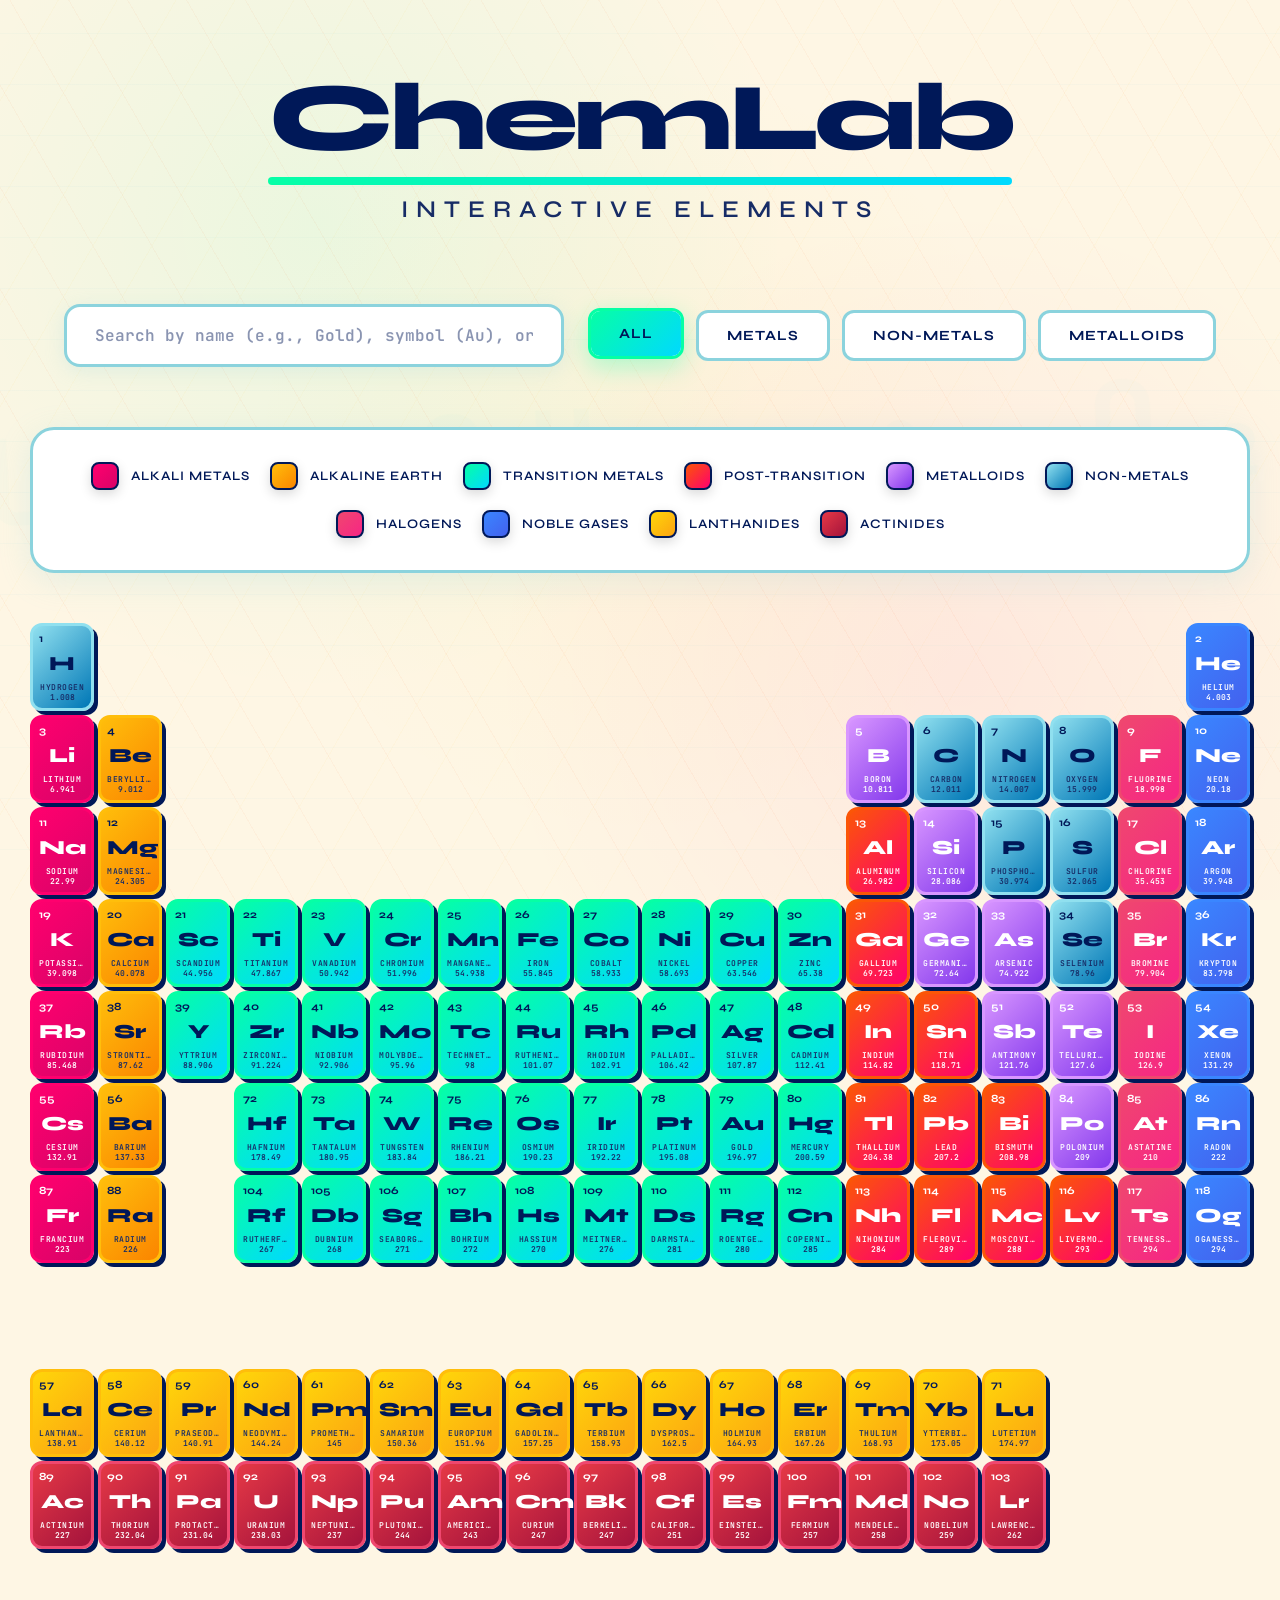
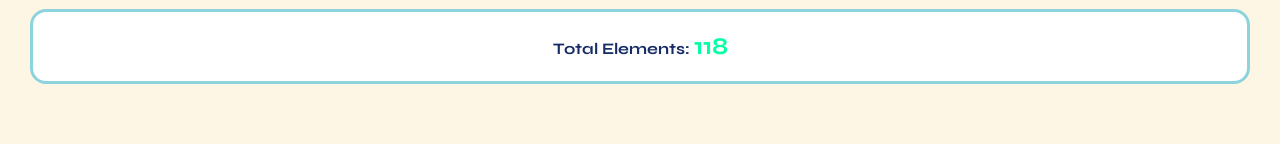
<file:  chemistry_project1.html>
<!DOCTYPE html>
<html lang="en">
<head>
    <meta charset="UTF-8">
    <meta name="viewport" content="width=device-width, initial-scale=1.0">
    <title>ChemLab - Interactive Periodic Table</title>
    <link href="https://fonts.googleapis.com/css2?family=Syne:wght@400;600;700;800&family=JetBrains+Mono:wght@400;600;700&display=swap" rel="stylesheet">
    <style>
        :root {
            --bg-primary: #fef6e4;
            --bg-secondary: #f3d2c1;
            --bg-card: #ffffff;
            --text-primary: #001858;
            --text-secondary: #172c66;
            --border: #8bd3dd;
            
            /* Flame test colors - vibrant and saturated */
            --flame-lithium: #ff006e;
            --flame-sodium: #ffbe0b;
            --flame-potassium: #d896ff;
            --flame-copper: #06ffa5;
            --flame-calcium: #fb5607;
            --flame-barium: #90e0ef;
            --flame-strontium: #ef476f;
            --flame-boron: #3a86ff;
            
            /* Category colors */
            --alkali: linear-gradient(135deg, #ff006e 0%, #d90368 100%);
            --alkaline: linear-gradient(135deg, #ffbe0b 0%, #fb8500 100%);
            --transition: linear-gradient(135deg, #06ffa5 0%, #00d9ff 100%);
            --post: linear-gradient(135deg, #fb5607 0%, #ff006e 100%);
            --metalloid: linear-gradient(135deg, #d896ff 0%, #8338ec 100%);
            --nonmetal: linear-gradient(135deg, #90e0ef 0%, #0077b6 100%);
            --halogen: linear-gradient(135deg, #ef476f 0%, #f72585 100%);
            --noble: linear-gradient(135deg, #3a86ff 0%, #4361ee 100%);
            --lanthanide: linear-gradient(135deg, #ffd60a 0%, #fca311 100%);
            --actinide: linear-gradient(135deg, #e63946 0%, #a4133c 100%);
        }

        * {
            margin: 0;
            padding: 0;
            box-sizing: border-box;
        }

        body {
            font-family: 'JetBrains Mono', monospace;
            background: var(--bg-primary);
            color: var(--text-primary);
            overflow-x: hidden;
            position: relative;
        }

        /* Hexagonal chemistry background */
        body::before {
            content: '';
            position: fixed;
            top: 0;
            left: 0;
            width: 100%;
            height: 100%;
            background-color: var(--bg-primary);
            background-image: 
                radial-gradient(circle at 25% 25%, rgba(6, 255, 165, 0.08) 0%, transparent 40%),
                radial-gradient(circle at 75% 75%, rgba(255, 0, 110, 0.06) 0%, transparent 40%),
                radial-gradient(circle at 50% 50%, rgba(255, 190, 11, 0.05) 0%, transparent 50%);
            pointer-events: none;
            z-index: 0;
        }

        /* Hexagonal molecular pattern */
        body::after {
            content: '';
            position: fixed;
            top: 0;
            left: 0;
            width: 100%;
            height: 100%;
            background-image: 
                repeating-linear-gradient(0deg, transparent, transparent 50px, rgba(139, 211, 221, 0.05) 50px, rgba(139, 211, 221, 0.05) 51px),
                repeating-linear-gradient(60deg, transparent, transparent 50px, rgba(251, 86, 7, 0.04) 50px, rgba(251, 86, 7, 0.04) 51px),
                repeating-linear-gradient(120deg, transparent, transparent 50px, rgba(255, 190, 11, 0.03) 50px, rgba(255, 190, 11, 0.03) 51px);
            pointer-events: none;
            z-index: 0;
        }

        .container {
            position: relative;
            z-index: 1;
            max-width: 1800px;
            margin: 0 auto;
            padding: 60px 30px;
        }

        /* Decorative chemistry formulas */
        .container::before {
            content: 'H₂O • CO₂ • NaCl • CH₄ • O₂ • N₂ • C₆H₁₂O₆';
            position: fixed;
            top: 50%;
            left: 50%;
            transform: translate(-50%, -50%) rotate(-3deg);
            font-family: 'JetBrains Mono', monospace;
            font-size: 120px;
            font-weight: 700;
            color: rgba(139, 211, 221, 0.03);
            white-space: nowrap;
            pointer-events: none;
            z-index: -1;
            letter-spacing: 40px;
        }

        /* Header */
        header {
            text-align: center;
            margin-bottom: 80px;
            position: relative;
        }

        .main-title {
            font-family: 'Syne', sans-serif;
            font-size: 96px;
            font-weight: 800;
            color: var(--text-primary);
            margin-bottom: 20px;
            letter-spacing: -4px;
            position: relative;
            display: inline-block;
            animation: titleReveal 1.2s cubic-bezier(0.16, 1, 0.3, 1) forwards;
            transform-origin: center;
        }

        @keyframes titleReveal {
            0% {
                opacity: 0;
                transform: scale(0.8) translateY(40px);
                filter: blur(10px);
            }
            100% {
                opacity: 1;
                transform: scale(1) translateY(0);
                filter: blur(0);
            }
        }

        .main-title::before {
            content: '';
            position: absolute;
            bottom: -10px;
            left: 0;
            width: 100%;
            height: 8px;
            background: var(--transition);
            border-radius: 4px;
            transform: scaleX(0);
            animation: underlineGrow 0.8s cubic-bezier(0.16, 1, 0.3, 1) 0.6s forwards;
        }

        @keyframes underlineGrow {
            to { transform: scaleX(1); }
        }

        .subtitle {
            font-family: 'Syne', sans-serif;
            font-size: 24px;
            font-weight: 600;
            color: var(--text-secondary);
            letter-spacing: 8px;
            text-transform: uppercase;
            opacity: 0;
            animation: fadeInUp 0.8s ease 0.4s forwards;
        }

        @keyframes fadeInUp {
            from {
                opacity: 0;
                transform: translateY(20px);
            }
            to {
                opacity: 1;
                transform: translateY(0);
            }
        }

        /* Controls */
        .controls {
            display: flex;
            gap: 24px;
            margin-bottom: 60px;
            flex-wrap: wrap;
            justify-content: center;
            align-items: center;
            opacity: 0;
            animation: fadeInUp 0.8s ease 0.8s forwards;
        }

        .search-box {
            position: relative;
            flex: 1;
            max-width: 500px;
        }

        .search-input {
            width: 100%;
            padding: 18px 28px;
            background: var(--bg-card);
            border: 3px solid var(--border);
            border-radius: 16px;
            color: var(--text-primary);
            font-family: 'JetBrains Mono', monospace;
            font-size: 16px;
            font-weight: 600;
            transition: all 0.3s cubic-bezier(0.4, 0, 0.2, 1);
            box-shadow: 0 4px 20px rgba(139, 211, 221, 0.2);
        }

        .search-input:focus {
            outline: none;
            border-color: var(--flame-copper);
            box-shadow: 0 8px 32px rgba(6, 255, 165, 0.3);
            transform: translateY(-2px);
        }

        .search-input::placeholder {
            color: var(--text-secondary);
            opacity: 0.5;
        }

        .category-filter {
            display: flex;
            gap: 12px;
            flex-wrap: wrap;
        }

        .filter-btn {
            padding: 14px 28px;
            background: var(--bg-card);
            border: 3px solid var(--border);
            border-radius: 12px;
            color: var(--text-primary);
            font-family: 'Syne', sans-serif;
            font-size: 14px;
            font-weight: 700;
            cursor: pointer;
            transition: all 0.3s cubic-bezier(0.4, 0, 0.2, 1);
            text-transform: uppercase;
            letter-spacing: 1px;
            position: relative;
            overflow: hidden;
        }

        .filter-btn::before {
            content: '';
            position: absolute;
            top: 0;
            left: 0;
            width: 100%;
            height: 100%;
            background: var(--transition);
            transform: translateY(100%);
            transition: transform 0.3s cubic-bezier(0.4, 0, 0.2, 1);
            z-index: -1;
        }

        .filter-btn:hover::before,
        .filter-btn.active::before {
            transform: translateY(0);
        }

        .filter-btn:hover,
        .filter-btn.active {
            border-color: var(--flame-copper);
            color: var(--text-primary);
            transform: translateY(-2px);
            box-shadow: 0 8px 24px rgba(6, 255, 165, 0.3);
        }

        /* Legend */
        .legend {
            display: flex;
            gap: 20px;
            margin-bottom: 50px;
            flex-wrap: wrap;
            justify-content: center;
            padding: 32px;
            background: var(--bg-card);
            border-radius: 24px;
            border: 3px solid var(--border);
            box-shadow: 0 8px 32px rgba(139, 211, 221, 0.2);
            opacity: 0;
            animation: fadeInUp 0.8s ease 1s forwards;
        }

        .legend-item {
            display: flex;
            align-items: center;
            gap: 12px;
            font-family: 'Syne', sans-serif;
            font-size: 13px;
            font-weight: 600;
            color: var(--text-primary);
            text-transform: uppercase;
            letter-spacing: 1px;
        }

        .legend-color {
            width: 28px;
            height: 28px;
            border-radius: 8px;
            border: 2px solid var(--text-primary);
            box-shadow: 0 4px 12px rgba(0, 0, 0, 0.15);
        }

        /* Periodic Table */
        .periodic-table {
            display: grid;
            grid-template-columns: repeat(18, 1fr);
            gap: 6px;
            margin-bottom: 60px;
        }

        .element {
            aspect-ratio: 1;
            background: var(--bg-card);
            border: 3px solid var(--text-primary);
            border-radius: 12px;
            padding: 10px;
            cursor: pointer;
            transition: all 0.4s cubic-bezier(0.34, 1.56, 0.64, 1);
            position: relative;
            display: flex;
            flex-direction: column;
            justify-content: space-between;
            opacity: 0;
            transform: scale(0.6) rotate(-5deg);
            box-shadow: 4px 4px 0 var(--text-primary);
        }

        .element.revealed {
            opacity: 1;
            transform: scale(1) rotate(0);
        }

        .element:hover {
            transform: scale(1.15) rotate(2deg) translateY(-8px);
            box-shadow: 8px 8px 0 var(--text-primary);
            z-index: 100;
        }

        .element:active {
            transform: scale(1.05) rotate(0deg);
            box-shadow: 2px 2px 0 var(--text-primary);
        }

        .atomic-number {
            font-family: 'Syne', sans-serif;
            font-size: 11px;
            font-weight: 700;
            color: var(--text-primary);
        }

        .element-symbol {
            font-family: 'Syne', sans-serif;
            font-size: 28px;
            font-weight: 800;
            text-align: center;
            margin: 6px 0;
            color: var(--text-primary);
        }

        .element-name {
            font-size: 9px;
            font-weight: 600;
            color: var(--text-secondary);
            text-align: center;
            overflow: hidden;
            text-overflow: ellipsis;
            white-space: nowrap;
            text-transform: uppercase;
            letter-spacing: 0.5px;
        }

        .atomic-mass {
            font-size: 9px;
            font-weight: 600;
            color: var(--text-secondary);
            text-align: center;
        }

        /* Category colors */
        .alkali-metal { background: var(--alkali); color: white; border-color: var(--flame-lithium); }
        .alkali-metal .atomic-number,
        .alkali-metal .element-symbol,
        .alkali-metal .element-name,
        .alkali-metal .atomic-mass { color: white; }

        .alkaline-earth { background: var(--alkaline); color: var(--text-primary); border-color: var(--flame-sodium); }

        .transition-metal { background: var(--transition); color: var(--text-primary); border-color: var(--flame-copper); }

        .post-transition { background: var(--post); color: white; border-color: var(--flame-calcium); }
        .post-transition .atomic-number,
        .post-transition .element-symbol,
        .post-transition .element-name,
        .post-transition .atomic-mass { color: white; }

        .metalloid { background: var(--metalloid); color: white; border-color: var(--flame-potassium); }
        .metalloid .atomic-number,
        .metalloid .element-symbol,
        .metalloid .element-name,
        .metalloid .atomic-mass { color: white; }

        .nonmetal { background: var(--nonmetal); color: var(--text-primary); border-color: var(--flame-barium); }

        .halogen { background: var(--halogen); color: white; border-color: var(--flame-strontium); }
        .halogen .atomic-number,
        .halogen .element-symbol,
        .halogen .element-name,
        .halogen .atomic-mass { color: white; }

        .noble-gas { background: var(--noble); color: white; border-color: var(--flame-boron); }
        .noble-gas .atomic-number,
        .noble-gas .element-symbol,
        .noble-gas .element-name,
        .noble-gas .atomic-mass { color: white; }

        .lanthanide { background: var(--lanthanide); color: var(--text-primary); border-color: var(--flame-sodium); }

        .actinide { background: var(--actinide); color: white; border-color: var(--flame-strontium); }
        .actinide .atomic-number,
        .actinide .element-symbol,
        .actinide .element-name,
        .actinide .atomic-mass { color: white; }

        /* Empty cells */
        .empty {
            background: transparent;
            border: none;
            cursor: default;
            box-shadow: none;
        }

        .empty:hover {
            transform: none;
            box-shadow: none;
        }

        .series-separator {
            grid-column: 1 / -1;
            height: 30px;
        }

        /* Modal */
        .modal-overlay {
            position: fixed;
            top: 0;
            left: 0;
            width: 100%;
            height: 100%;
            background: rgba(254, 246, 228, 0.95);
            backdrop-filter: blur(20px);
            display: none;
            align-items: center;
            justify-content: center;
            z-index: 1000;
            opacity: 0;
            transition: opacity 0.4s ease;
        }

        .modal-overlay.active {
            display: flex;
            opacity: 1;
        }

        .modal {
            background: var(--bg-card);
            border: 4px solid var(--text-primary);
            border-radius: 32px;
            max-width: 1000px;
            width: 90%;
            max-height: 90vh;
            overflow-y: auto;
            position: relative;
            box-shadow: 16px 16px 0 var(--text-primary);
            transform: scale(0.8) rotate(-3deg);
            transition: transform 0.4s cubic-bezier(0.34, 1.56, 0.64, 1);
        }

        .modal-overlay.active .modal {
            transform: scale(1) rotate(0);
        }

        .modal-header {
            padding: 50px;
            border-bottom: 3px solid var(--border);
            position: relative;
            background: linear-gradient(135deg, rgba(139, 211, 221, 0.1) 0%, rgba(251, 86, 7, 0.05) 100%);
        }

        .close-modal {
            position: absolute;
            top: 24px;
            right: 24px;
            background: var(--text-primary);
            border: none;
            color: var(--bg-primary);
            font-size: 32px;
            font-family: 'Syne', sans-serif;
            font-weight: 800;
            cursor: pointer;
            width: 56px;
            height: 56px;
            display: flex;
            align-items: center;
            justify-content: center;
            border-radius: 14px;
            transition: all 0.3s cubic-bezier(0.4, 0, 0.2, 1);
            box-shadow: 4px 4px 0 var(--border);
        }

        .close-modal:hover {
            transform: rotate(90deg) scale(1.1);
            box-shadow: 6px 6px 0 var(--border);
        }

        .close-modal:active {
            transform: rotate(90deg) scale(0.95);
            box-shadow: 2px 2px 0 var(--border);
        }

        .modal-element-header {
            display: flex;
            gap: 48px;
            align-items: center;
        }

        .modal-element-symbol {
            font-family: 'Syne', sans-serif;
            font-size: 96px;
            font-weight: 800;
            width: 160px;
            height: 160px;
            display: flex;
            align-items: center;
            justify-content: center;
            border-radius: 24px;
            position: relative;
            border: 4px solid var(--text-primary);
            box-shadow: 8px 8px 0 var(--text-primary);
        }

        .modal-element-number {
            position: absolute;
            top: 16px;
            left: 16px;
            font-size: 18px;
            font-weight: 700;
        }

        .modal-element-info h2 {
            font-family: 'Syne', sans-serif;
            font-size: 56px;
            font-weight: 800;
            margin-bottom: 12px;
            letter-spacing: -2px;
        }

        .modal-element-category {
            font-family: 'Syne', sans-serif;
            font-size: 16px;
            font-weight: 700;
            text-transform: uppercase;
            letter-spacing: 2px;
            color: var(--text-secondary);
            margin-bottom: 24px;
        }

        .modal-quick-facts {
            display: grid;
            grid-template-columns: repeat(3, 1fr);
            gap: 20px;
            margin-top: 28px;
        }

        .quick-fact {
            background: var(--bg-primary);
            padding: 20px;
            border-radius: 16px;
            text-align: center;
            border: 3px solid var(--border);
            box-shadow: 4px 4px 0 var(--text-primary);
        }

        .quick-fact-label {
            font-family: 'Syne', sans-serif;
            font-size: 12px;
            font-weight: 700;
            color: var(--text-secondary);
            text-transform: uppercase;
            letter-spacing: 1px;
            margin-bottom: 8px;
        }

        .quick-fact-value {
            font-family: 'Syne', sans-serif;
            font-size: 24px;
            font-weight: 800;
            color: var(--text-primary);
        }

        .modal-body {
            padding: 50px;
        }

        .info-section {
            margin-bottom: 40px;
        }

        .info-section h3 {
            font-family: 'Syne', sans-serif;
            font-size: 28px;
            font-weight: 800;
            margin-bottom: 24px;
            color: var(--text-primary);
            display: flex;
            align-items: center;
            gap: 12px;
        }

        .info-grid {
            display: grid;
            grid-template-columns: repeat(2, 1fr);
            gap: 20px;
        }

        .info-item {
            background: var(--bg-primary);
            padding: 24px;
            border-radius: 16px;
            border: 3px solid var(--border);
            box-shadow: 4px 4px 0 var(--text-primary);
        }

        .info-label {
            font-family: 'Syne', sans-serif;
            font-size: 13px;
            font-weight: 700;
            color: var(--text-secondary);
            text-transform: uppercase;
            letter-spacing: 1px;
            margin-bottom: 8px;
        }

        .info-value {
            font-size: 18px;
            font-weight: 700;
            color: var(--text-primary);
        }

        .electron-config {
            font-family: 'JetBrains Mono', monospace;
            background: var(--bg-primary);
            padding: 24px;
            border-radius: 16px;
            font-size: 16px;
            font-weight: 600;
            letter-spacing: 1px;
            border: 3px solid var(--border);
            box-shadow: 4px 4px 0 var(--text-primary);
            color: var(--text-primary);
        }

        .uses-list {
            list-style: none;
            padding: 0;
        }

        .uses-list li {
            background: var(--bg-primary);
            padding: 18px 24px;
            border-radius: 12px;
            margin-bottom: 12px;
            border: 3px solid var(--border);
            box-shadow: 4px 4px 0 var(--text-primary);
            font-weight: 600;
            transition: all 0.3s ease;
        }

        .uses-list li:hover {
            transform: translateX(8px);
            box-shadow: 6px 6px 0 var(--text-primary);
        }

        .uses-list li::before {
            content: '→';
            margin-right: 12px;
            color: var(--flame-copper);
            font-weight: 800;
            font-size: 20px;
        }

        @media (max-width: 1400px) {
            .periodic-table {
                grid-template-columns: repeat(18, minmax(50px, 1fr));
                gap: 4px;
            }

            .element {
                padding: 6px;
            }

            .element-symbol {
                font-size: 20px;
            }

            .element-name, .atomic-mass {
                font-size: 8px;
            }
        }

        @media (max-width: 768px) {
            .main-title {
                font-size: 56px;
            }

            .modal-element-header {
                flex-direction: column;
                text-align: center;
            }

            .info-grid, .modal-quick-facts {
                grid-template-columns: 1fr;
            }
        }

        /* Scroll animations */
        @keyframes slideInElement {
            from {
                opacity: 0;
                transform: scale(0.6) rotate(-5deg);
            }
            to {
                opacity: 1;
                transform: scale(1) rotate(0);
            }
        }
    </style>
</head>
<body>
    <div class="container">
        <header>
            <h1 class="main-title">ChemLab</h1>
            <p class="subtitle">Interactive Elements</p>
        </header>

        <div class="controls">
            <div class="search-box">
                <input type="text" class="search-input" id="searchInput" placeholder="Search by name (e.g., Gold), symbol (Au), or number (79)...">
            </div>
            <div class="category-filter">
                <button class="filter-btn active" onclick="filterCategory('all')">All</button>
                <button class="filter-btn" onclick="filterCategory('metal')">Metals</button>
                <button class="filter-btn" onclick="filterCategory('nonmetal')">Non-Metals</button>
                <button class="filter-btn" onclick="filterCategory('metalloid')">Metalloids</button>
            </div>
        </div>

        <div class="legend" id="legend"></div>
        <div class="periodic-table" id="periodicTable"></div>
        
        <div style="text-align: center; margin-top: 40px; padding: 20px; background: var(--bg-card); border-radius: 16px; border: 3px solid var(--border); font-family: 'Syne', sans-serif; font-weight: 700;">
            <span style="color: var(--text-secondary);">Total Elements:</span> 
            <span id="elementCount" style="color: var(--text-primary); font-size: 24px;">118</span>
        </div>
    </div>

    <div class="modal-overlay" id="modalOverlay" onclick="closeModal()">
        <div class="modal" onclick="event.stopPropagation()">
            <div class="modal-header">
                <button class="close-modal" onclick="closeModal()">×</button>
                <div class="modal-element-header" id="modalHeader"></div>
            </div>
            <div class="modal-body" id="modalBody"></div>
        </div>
    </div>

    <script>
        const elements = [
            { number: 1, symbol: 'H', name: 'Hydrogen', mass: 1.008, category: 'nonmetal', group: 1, period: 1, config: '1s¹', discovered: '1766', discoverer: 'Henry Cavendish', state: 'Gas', melt: -259.14, boil: -252.87, uses: ['Fuel cells', 'Rocket fuel', 'Ammonia production'] },
            { number: 2, symbol: 'He', name: 'Helium', mass: 4.003, category: 'noble-gas', group: 18, period: 1, config: '1s²', discovered: '1868', discoverer: 'Pierre Janssen', state: 'Gas', melt: -272.2, boil: -268.93, uses: ['Balloons', 'Deep-sea diving', 'MRI scanners'] },
            { number: 3, symbol: 'Li', name: 'Lithium', mass: 6.941, category: 'alkali-metal', group: 1, period: 2, config: '[He] 2s¹', discovered: '1817', discoverer: 'Johan August Arfwedson', state: 'Solid', melt: 180.54, boil: 1342, uses: ['Batteries', 'Ceramics', 'Mood stabilizers'] },
            { number: 4, symbol: 'Be', name: 'Beryllium', mass: 9.012, category: 'alkaline-earth', group: 2, period: 2, config: '[He] 2s²', discovered: '1798', discoverer: 'Louis Nicolas Vauquelin', state: 'Solid', melt: 1287, boil: 2469, uses: ['Aerospace alloys', 'X-ray windows', 'Nuclear reactors'] },
            { number: 5, symbol: 'B', name: 'Boron', mass: 10.811, category: 'metalloid', group: 13, period: 2, config: '[He] 2s² 2p¹', discovered: '1808', discoverer: 'Humphry Davy', state: 'Solid', melt: 2075, boil: 4000, uses: ['Glass manufacturing', 'Semiconductors', 'Detergents'] },
            { number: 6, symbol: 'C', name: 'Carbon', mass: 12.011, category: 'nonmetal', group: 14, period: 2, config: '[He] 2s² 2p²', discovered: 'Ancient', discoverer: 'Known to ancients', state: 'Solid', melt: 3550, boil: 4027, uses: ['Organic compounds', 'Steel production', 'Diamond & graphite'] },
            { number: 7, symbol: 'N', name: 'Nitrogen', mass: 14.007, category: 'nonmetal', group: 15, period: 2, config: '[He] 2s² 2p³', discovered: '1772', discoverer: 'Daniel Rutherford', state: 'Gas', melt: -210.1, boil: -195.79, uses: ['Fertilizers', 'Food preservation', 'Liquid nitrogen cooling'] },
            { number: 8, symbol: 'O', name: 'Oxygen', mass: 15.999, category: 'nonmetal', group: 16, period: 2, config: '[He] 2s² 2p⁴', discovered: '1774', discoverer: 'Joseph Priestley', state: 'Gas', melt: -218.79, boil: -182.95, uses: ['Respiration', 'Combustion', 'Medical applications'] },
            { number: 9, symbol: 'F', name: 'Fluorine', mass: 18.998, category: 'halogen', group: 17, period: 2, config: '[He] 2s² 2p⁵', discovered: '1886', discoverer: 'Henri Moissan', state: 'Gas', melt: -219.62, boil: -188.12, uses: ['Toothpaste', 'Teflon', 'Uranium enrichment'] },
            { number: 10, symbol: 'Ne', name: 'Neon', mass: 20.180, category: 'noble-gas', group: 18, period: 2, config: '[He] 2s² 2p⁶', discovered: '1898', discoverer: 'William Ramsay', state: 'Gas', melt: -248.59, boil: -246.08, uses: ['Neon signs', 'Lasers', 'Cryogenic refrigerant'] },
            { number: 11, symbol: 'Na', name: 'Sodium', mass: 22.990, category: 'alkali-metal', group: 1, period: 3, config: '[Ne] 3s¹', discovered: '1807', discoverer: 'Humphry Davy', state: 'Solid', melt: 97.72, boil: 883, uses: ['Table salt', 'Soap production', 'Street lamps'] },
            { number: 12, symbol: 'Mg', name: 'Magnesium', mass: 24.305, category: 'alkaline-earth', group: 2, period: 3, config: '[Ne] 3s²', discovered: '1755', discoverer: 'Joseph Black', state: 'Solid', melt: 650, boil: 1090, uses: ['Alloys', 'Fireworks', 'Flash photography'] },
            { number: 13, symbol: 'Al', name: 'Aluminum', mass: 26.982, category: 'post-transition', group: 13, period: 3, config: '[Ne] 3s² 3p¹', discovered: '1825', discoverer: 'Hans Christian Ørsted', state: 'Solid', melt: 660.32, boil: 2519, uses: ['Packaging', 'Aircraft construction', 'Electrical transmission'] },
            { number: 14, symbol: 'Si', name: 'Silicon', mass: 28.086, category: 'metalloid', group: 14, period: 3, config: '[Ne] 3s² 3p²', discovered: '1824', discoverer: 'Jöns Jacob Berzelius', state: 'Solid', melt: 1414, boil: 3265, uses: ['Semiconductors', 'Computer chips', 'Solar cells'] },
            { number: 15, symbol: 'P', name: 'Phosphorus', mass: 30.974, category: 'nonmetal', group: 15, period: 3, config: '[Ne] 3s² 3p³', discovered: '1669', discoverer: 'Hennig Brand', state: 'Solid', melt: 44.15, boil: 280.5, uses: ['Fertilizers', 'Matches', 'Detergents'] },
            { number: 16, symbol: 'S', name: 'Sulfur', mass: 32.065, category: 'nonmetal', group: 16, period: 3, config: '[Ne] 3s² 3p⁴', discovered: 'Ancient', discoverer: 'Known to ancients', state: 'Solid', melt: 115.21, boil: 444.72, uses: ['Sulfuric acid', 'Vulcanizing rubber', 'Gunpowder'] },
            { number: 17, symbol: 'Cl', name: 'Chlorine', mass: 35.453, category: 'halogen', group: 17, period: 3, config: '[Ne] 3s² 3p⁵', discovered: '1774', discoverer: 'Carl Wilhelm Scheele', state: 'Gas', melt: -101.5, boil: -34.04, uses: ['Water purification', 'PVC production', 'Bleach'] },
            { number: 18, symbol: 'Ar', name: 'Argon', mass: 39.948, category: 'noble-gas', group: 18, period: 3, config: '[Ne] 3s² 3p⁶', discovered: '1894', discoverer: 'Lord Rayleigh', state: 'Gas', melt: -189.35, boil: -185.85, uses: ['Welding', 'Light bulbs', 'Preserving documents'] },
            { number: 19, symbol: 'K', name: 'Potassium', mass: 39.098, category: 'alkali-metal', group: 1, period: 4, config: '[Ar] 4s¹', discovered: '1807', discoverer: 'Humphry Davy', state: 'Solid', melt: 63.5, boil: 759, uses: ['Fertilizers', 'Soap', 'Nutrition'] },
            { number: 20, symbol: 'Ca', name: 'Calcium', mass: 40.078, category: 'alkaline-earth', group: 2, period: 4, config: '[Ar] 4s²', discovered: '1808', discoverer: 'Humphry Davy', state: 'Solid', melt: 842, boil: 1484, uses: ['Construction materials', 'Bone health', 'Steel production'] },
            { number: 21, symbol: 'Sc', name: 'Scandium', mass: 44.956, category: 'transition-metal', group: 3, period: 4, config: '[Ar] 3d¹ 4s²', discovered: '1879', discoverer: 'Lars Fredrik Nilson', state: 'Solid', melt: 1541, boil: 2836, uses: ['Aerospace alloys', 'Mercury vapor lamps', 'Baseball bats'] },
            { number: 22, symbol: 'Ti', name: 'Titanium', mass: 47.867, category: 'transition-metal', group: 4, period: 4, config: '[Ar] 3d² 4s²', discovered: '1791', discoverer: 'William Gregor', state: 'Solid', melt: 1668, boil: 3287, uses: ['Aircraft', 'Medical implants', 'White pigment'] },
            { number: 23, symbol: 'V', name: 'Vanadium', mass: 50.942, category: 'transition-metal', group: 5, period: 4, config: '[Ar] 3d³ 4s²', discovered: '1801', discoverer: 'Andrés Manuel del Río', state: 'Solid', melt: 1910, boil: 3407, uses: ['Steel alloys', 'Tool manufacturing', 'Catalysts'] },
            { number: 24, symbol: 'Cr', name: 'Chromium', mass: 51.996, category: 'transition-metal', group: 6, period: 4, config: '[Ar] 3d⁵ 4s¹', discovered: '1797', discoverer: 'Louis Nicolas Vauquelin', state: 'Solid', melt: 1907, boil: 2671, uses: ['Stainless steel', 'Chrome plating', 'Dyes'] },
            { number: 25, symbol: 'Mn', name: 'Manganese', mass: 54.938, category: 'transition-metal', group: 7, period: 4, config: '[Ar] 3d⁵ 4s²', discovered: '1774', discoverer: 'Johan Gottlieb Gahn', state: 'Solid', melt: 1246, boil: 2061, uses: ['Steel production', 'Batteries', 'Fertilizers'] },
            { number: 26, symbol: 'Fe', name: 'Iron', mass: 55.845, category: 'transition-metal', group: 8, period: 4, config: '[Ar] 3d⁶ 4s²', discovered: 'Ancient', discoverer: 'Known to ancients', state: 'Solid', melt: 1538, boil: 2861, uses: ['Construction', 'Automobiles', 'Hemoglobin'] },
            { number: 27, symbol: 'Co', name: 'Cobalt', mass: 58.933, category: 'transition-metal', group: 9, period: 4, config: '[Ar] 3d⁷ 4s²', discovered: '1735', discoverer: 'Georg Brandt', state: 'Solid', melt: 1495, boil: 2927, uses: ['Magnets', 'Blue pigments', 'Batteries'] },
            { number: 28, symbol: 'Ni', name: 'Nickel', mass: 58.693, category: 'transition-metal', group: 10, period: 4, config: '[Ar] 3d⁸ 4s²', discovered: '1751', discoverer: 'Axel Fredrik Cronstedt', state: 'Solid', melt: 1455, boil: 2913, uses: ['Stainless steel', 'Coins', 'Batteries'] },
            { number: 29, symbol: 'Cu', name: 'Copper', mass: 63.546, category: 'transition-metal', group: 11, period: 4, config: '[Ar] 3d¹⁰ 4s¹', discovered: 'Ancient', discoverer: 'Known to ancients', state: 'Solid', melt: 1084.62, boil: 2562, uses: ['Electrical wiring', 'Plumbing', 'Electronics'] },
            { number: 30, symbol: 'Zn', name: 'Zinc', mass: 65.380, category: 'transition-metal', group: 12, period: 4, config: '[Ar] 3d¹⁰ 4s²', discovered: '1746', discoverer: 'Andreas Marggraf', state: 'Solid', melt: 419.53, boil: 907, uses: ['Galvanizing steel', 'Batteries', 'Nutrition'] },
            { number: 31, symbol: 'Ga', name: 'Gallium', mass: 69.723, category: 'post-transition', group: 13, period: 4, config: '[Ar] 3d¹⁰ 4s² 4p¹', discovered: '1875', discoverer: 'Paul Émile Lecoq de Boisbaudran', state: 'Solid', melt: 29.76, boil: 2204, uses: ['Semiconductors', 'LEDs', 'Solar panels'] },
            { number: 32, symbol: 'Ge', name: 'Germanium', mass: 72.640, category: 'metalloid', group: 14, period: 4, config: '[Ar] 3d¹⁰ 4s² 4p²', discovered: '1886', discoverer: 'Clemens Winkler', state: 'Solid', melt: 938.25, boil: 2833, uses: ['Fiber optics', 'Transistors', 'Infrared optics'] },
            { number: 33, symbol: 'As', name: 'Arsenic', mass: 74.922, category: 'metalloid', group: 15, period: 4, config: '[Ar] 3d¹⁰ 4s² 4p³', discovered: 'Ancient', discoverer: 'Albertus Magnus', state: 'Solid', melt: 817, boil: 614, uses: ['Wood preservatives', 'Semiconductors', 'Pesticides'] },
            { number: 34, symbol: 'Se', name: 'Selenium', mass: 78.960, category: 'nonmetal', group: 16, period: 4, config: '[Ar] 3d¹⁰ 4s² 4p⁴', discovered: '1817', discoverer: 'Jöns Jacob Berzelius', state: 'Solid', melt: 221, boil: 685, uses: ['Glass manufacturing', 'Photocells', 'Nutrition'] },
            { number: 35, symbol: 'Br', name: 'Bromine', mass: 79.904, category: 'halogen', group: 17, period: 4, config: '[Ar] 3d¹⁰ 4s² 4p⁵', discovered: '1826', discoverer: 'Antoine Jérôme Balard', state: 'Liquid', melt: -7.2, boil: 58.8, uses: ['Flame retardants', 'Water purification', 'Photography'] },
            { number: 36, symbol: 'Kr', name: 'Krypton', mass: 83.798, category: 'noble-gas', group: 18, period: 4, config: '[Ar] 3d¹⁰ 4s² 4p⁶', discovered: '1898', discoverer: 'William Ramsay', state: 'Gas', melt: -157.36, boil: -153.22, uses: ['Lasers', 'Photography flash', 'Energy-efficient windows'] },
            { number: 37, symbol: 'Rb', name: 'Rubidium', mass: 85.468, category: 'alkali-metal', group: 1, period: 5, config: '[Kr] 5s¹', discovered: '1861', discoverer: 'Robert Bunsen', state: 'Solid', melt: 39.31, boil: 688, uses: ['Atomic clocks', 'Photocells', 'Research'] },
            { number: 38, symbol: 'Sr', name: 'Strontium', mass: 87.620, category: 'alkaline-earth', group: 2, period: 5, config: '[Kr] 5s²', discovered: '1790', discoverer: 'William Cruickshank', state: 'Solid', melt: 777, boil: 1382, uses: ['Fireworks', 'Magnets', 'Toothpaste'] },
            { number: 39, symbol: 'Y', name: 'Yttrium', mass: 88.906, category: 'transition-metal', group: 3, period: 5, config: '[Kr] 4d¹ 5s²', discovered: '1794', discoverer: 'Johan Gadolin', state: 'Solid', melt: 1526, boil: 3345, uses: ['LEDs', 'Superconductors', 'Cancer treatment'] },
            { number: 40, symbol: 'Zr', name: 'Zirconium', mass: 91.224, category: 'transition-metal', group: 4, period: 5, config: '[Kr] 4d² 5s²', discovered: '1789', discoverer: 'Martin Heinrich Klaproth', state: 'Solid', melt: 1855, boil: 4409, uses: ['Nuclear reactors', 'Ceramics', 'Dental implants'] },
            { number: 41, symbol: 'Nb', name: 'Niobium', mass: 92.906, category: 'transition-metal', group: 5, period: 5, config: '[Kr] 4d⁴ 5s¹', discovered: '1801', discoverer: 'Charles Hatchett', state: 'Solid', melt: 2477, boil: 4744, uses: ['Steel alloys', 'Superconductors', 'Jet engines'] },
            { number: 42, symbol: 'Mo', name: 'Molybdenum', mass: 95.960, category: 'transition-metal', group: 6, period: 5, config: '[Kr] 4d⁵ 5s¹', discovered: '1778', discoverer: 'Carl Wilhelm Scheele', state: 'Solid', melt: 2623, boil: 4639, uses: ['Steel alloys', 'Lubricants', 'Catalysts'] },
            { number: 43, symbol: 'Tc', name: 'Technetium', mass: 98, category: 'transition-metal', group: 7, period: 5, config: '[Kr] 4d⁵ 5s²', discovered: '1937', discoverer: 'Carlo Perrier', state: 'Solid', melt: 2157, boil: 4265, uses: ['Medical imaging', 'Corrosion inhibitor', 'Research'] },
            { number: 44, symbol: 'Ru', name: 'Ruthenium', mass: 101.07, category: 'transition-metal', group: 8, period: 5, config: '[Kr] 4d⁷ 5s¹', discovered: '1844', discoverer: 'Karl Ernst Claus', state: 'Solid', melt: 2334, boil: 4150, uses: ['Catalysts', 'Electronics', 'Jewelry'] },
            { number: 45, symbol: 'Rh', name: 'Rhodium', mass: 102.91, category: 'transition-metal', group: 9, period: 5, config: '[Kr] 4d⁸ 5s¹', discovered: '1803', discoverer: 'William Hyde Wollaston', state: 'Solid', melt: 1964, boil: 3695, uses: ['Catalytic converters', 'Jewelry', 'Mirrors'] },
            { number: 46, symbol: 'Pd', name: 'Palladium', mass: 106.42, category: 'transition-metal', group: 10, period: 5, config: '[Kr] 4d¹⁰', discovered: '1803', discoverer: 'William Hyde Wollaston', state: 'Solid', melt: 1554.9, boil: 2963, uses: ['Catalytic converters', 'Electronics', 'Dentistry'] },
            { number: 47, symbol: 'Ag', name: 'Silver', mass: 107.87, category: 'transition-metal', group: 11, period: 5, config: '[Kr] 4d¹⁰ 5s¹', discovered: 'Ancient', discoverer: 'Known to ancients', state: 'Solid', melt: 961.78, boil: 2162, uses: ['Jewelry', 'Photography', 'Antibacterial'] },
            { number: 48, symbol: 'Cd', name: 'Cadmium', mass: 112.41, category: 'transition-metal', group: 12, period: 5, config: '[Kr] 4d¹⁰ 5s²', discovered: '1817', discoverer: 'Friedrich Stromeyer', state: 'Solid', melt: 321.07, boil: 767, uses: ['Batteries', 'Pigments', 'Coatings'] },
            { number: 49, symbol: 'In', name: 'Indium', mass: 114.82, category: 'post-transition', group: 13, period: 5, config: '[Kr] 4d¹⁰ 5s² 5p¹', discovered: '1863', discoverer: 'Ferdinand Reich', state: 'Solid', melt: 156.6, boil: 2072, uses: ['LCD screens', 'Semiconductors', 'Solders'] },
            { number: 50, symbol: 'Sn', name: 'Tin', mass: 118.71, category: 'post-transition', group: 14, period: 5, config: '[Kr] 4d¹⁰ 5s² 5p²', discovered: 'Ancient', discoverer: 'Known to ancients', state: 'Solid', melt: 231.93, boil: 2602, uses: ['Tin cans', 'Solders', 'Bronze'] },
            { number: 51, symbol: 'Sb', name: 'Antimony', mass: 121.76, category: 'metalloid', group: 15, period: 5, config: '[Kr] 4d¹⁰ 5s² 5p³', discovered: 'Ancient', discoverer: 'Known to ancients', state: 'Solid', melt: 630.63, boil: 1587, uses: ['Flame retardants', 'Batteries', 'Semiconductors'] },
            { number: 52, symbol: 'Te', name: 'Tellurium', mass: 127.60, category: 'metalloid', group: 16, period: 5, config: '[Kr] 4d¹⁰ 5s² 5p⁴', discovered: '1782', discoverer: 'Franz-Joseph Müller von Reichenstein', state: 'Solid', melt: 449.51, boil: 988, uses: ['Solar cells', 'Thermoelectric devices', 'Rubber vulcanization'] },
            { number: 53, symbol: 'I', name: 'Iodine', mass: 126.90, category: 'halogen', group: 17, period: 5, config: '[Kr] 4d¹⁰ 5s² 5p⁵', discovered: '1811', discoverer: 'Bernard Courtois', state: 'Solid', melt: 113.7, boil: 184.3, uses: ['Disinfectant', 'Nutrition', 'Photography'] },
            { number: 54, symbol: 'Xe', name: 'Xenon', mass: 131.29, category: 'noble-gas', group: 18, period: 5, config: '[Kr] 4d¹⁰ 5s² 5p⁶', discovered: '1898', discoverer: 'William Ramsay', state: 'Gas', melt: -111.75, boil: -108.1, uses: ['Flash lamps', 'Anesthesia', 'Ion engines'] },
            { number: 55, symbol: 'Cs', name: 'Cesium', mass: 132.91, category: 'alkali-metal', group: 1, period: 6, config: '[Xe] 6s¹', discovered: '1860', discoverer: 'Robert Bunsen', state: 'Solid', melt: 28.44, boil: 671, uses: ['Atomic clocks', 'Drilling fluids', 'Photocells'] },
            { number: 56, symbol: 'Ba', name: 'Barium', mass: 137.33, category: 'alkaline-earth', group: 2, period: 6, config: '[Xe] 6s²', discovered: '1808', discoverer: 'Humphry Davy', state: 'Solid', melt: 727, boil: 1870, uses: ['X-ray imaging', 'Fireworks', 'Drilling fluids'] },
            { number: 57, symbol: 'La', name: 'Lanthanum', mass: 138.91, category: 'lanthanide', group: 3, period: 6, config: '[Xe] 5d¹ 6s²', discovered: '1839', discoverer: 'Carl Gustaf Mosander', state: 'Solid', melt: 918, boil: 3464, uses: ['Camera lenses', 'Lighting', 'Catalysts'] },
            { number: 58, symbol: 'Ce', name: 'Cerium', mass: 140.12, category: 'lanthanide', group: 3, period: 6, config: '[Xe] 4f¹ 5d¹ 6s²', discovered: '1803', discoverer: 'Jöns Jacob Berzelius', state: 'Solid', melt: 798, boil: 3443, uses: ['Catalytic converters', 'Self-cleaning ovens', 'Glass polishing'] },
            { number: 59, symbol: 'Pr', name: 'Praseodymium', mass: 140.91, category: 'lanthanide', group: 3, period: 6, config: '[Xe] 4f³ 6s²', discovered: '1885', discoverer: 'Carl Auer von Welsbach', state: 'Solid', melt: 931, boil: 3520, uses: ['Aircraft engines', 'Magnets', 'Studio lighting'] },
            { number: 60, symbol: 'Nd', name: 'Neodymium', mass: 144.24, category: 'lanthanide', group: 3, period: 6, config: '[Xe] 4f⁴ 6s²', discovered: '1885', discoverer: 'Carl Auer von Welsbach', state: 'Solid', melt: 1021, boil: 3074, uses: ['Powerful magnets', 'Lasers', 'Electric motors'] },
            { number: 61, symbol: 'Pm', name: 'Promethium', mass: 145, category: 'lanthanide', group: 3, period: 6, config: '[Xe] 4f⁵ 6s²', discovered: '1945', discoverer: 'Jacob Marinsky', state: 'Solid', melt: 1042, boil: 3000, uses: ['Nuclear batteries', 'Luminous paint', 'Research'] },
            { number: 62, symbol: 'Sm', name: 'Samarium', mass: 150.36, category: 'lanthanide', group: 3, period: 6, config: '[Xe] 4f⁶ 6s²', discovered: '1879', discoverer: 'Paul Émile Lecoq de Boisbaudran', state: 'Solid', melt: 1072, boil: 1794, uses: ['Magnets', 'Nuclear reactors', 'Cancer treatment'] },
            { number: 63, symbol: 'Eu', name: 'Europium', mass: 151.96, category: 'lanthanide', group: 3, period: 6, config: '[Xe] 4f⁷ 6s²', discovered: '1901', discoverer: 'Eugène-Anatole Demarçay', state: 'Solid', melt: 822, boil: 1527, uses: ['TV screens', 'Lasers', 'Fluorescent lamps'] },
            { number: 64, symbol: 'Gd', name: 'Gadolinium', mass: 157.25, category: 'lanthanide', group: 3, period: 6, config: '[Xe] 4f⁷ 5d¹ 6s²', discovered: '1880', discoverer: 'Jean Charles Galissard de Marignac', state: 'Solid', melt: 1313, boil: 3273, uses: ['MRI contrast agent', 'Nuclear reactors', 'Magnets'] },
            { number: 65, symbol: 'Tb', name: 'Terbium', mass: 158.93, category: 'lanthanide', group: 3, period: 6, config: '[Xe] 4f⁹ 6s²', discovered: '1843', discoverer: 'Carl Gustaf Mosander', state: 'Solid', melt: 1356, boil: 3230, uses: ['Fluorescent lamps', 'Magnets', 'Lasers'] },
            { number: 66, symbol: 'Dy', name: 'Dysprosium', mass: 162.50, category: 'lanthanide', group: 3, period: 6, config: '[Xe] 4f¹⁰ 6s²', discovered: '1886', discoverer: 'Paul Émile Lecoq de Boisbaudran', state: 'Solid', melt: 1412, boil: 2567, uses: ['Magnets', 'Nuclear reactors', 'Data storage'] },
            { number: 67, symbol: 'Ho', name: 'Holmium', mass: 164.93, category: 'lanthanide', group: 3, period: 6, config: '[Xe] 4f¹¹ 6s²', discovered: '1878', discoverer: 'Marc Delafontaine', state: 'Solid', melt: 1474, boil: 2700, uses: ['Lasers', 'Magnets', 'Nuclear reactors'] },
            { number: 68, symbol: 'Er', name: 'Erbium', mass: 167.26, category: 'lanthanide', group: 3, period: 6, config: '[Xe] 4f¹² 6s²', discovered: '1843', discoverer: 'Carl Gustaf Mosander', state: 'Solid', melt: 1529, boil: 2868, uses: ['Fiber optics', 'Lasers', 'Nuclear technology'] },
            { number: 69, symbol: 'Tm', name: 'Thulium', mass: 168.93, category: 'lanthanide', group: 3, period: 6, config: '[Xe] 4f¹³ 6s²', discovered: '1879', discoverer: 'Per Teodor Cleve', state: 'Solid', melt: 1545, boil: 1950, uses: ['Portable X-ray devices', 'Lasers', 'Research'] },
            { number: 70, symbol: 'Yb', name: 'Ytterbium', mass: 173.05, category: 'lanthanide', group: 3, period: 6, config: '[Xe] 4f¹⁴ 6s²', discovered: '1878', discoverer: 'Jean Charles Galissard de Marignac', state: 'Solid', melt: 819, boil: 1196, uses: ['Atomic clocks', 'Lasers', 'Stress gauges'] },
            { number: 71, symbol: 'Lu', name: 'Lutetium', mass: 174.97, category: 'lanthanide', group: 3, period: 6, config: '[Xe] 4f¹⁴ 5d¹ 6s²', discovered: '1907', discoverer: 'Georges Urbain', state: 'Solid', melt: 1663, boil: 3402, uses: ['PET scan detectors', 'Catalysts', 'Research'] },
            { number: 72, symbol: 'Hf', name: 'Hafnium', mass: 178.49, category: 'transition-metal', group: 4, period: 6, config: '[Xe] 4f¹⁴ 5d² 6s²', discovered: '1923', discoverer: 'Dirk Coster', state: 'Solid', melt: 2233, boil: 4603, uses: ['Nuclear reactors', 'Microprocessors', 'Light bulb filaments'] },
            { number: 73, symbol: 'Ta', name: 'Tantalum', mass: 180.95, category: 'transition-metal', group: 5, period: 6, config: '[Xe] 4f¹⁴ 5d³ 6s²', discovered: '1802', discoverer: 'Anders Gustaf Ekeberg', state: 'Solid', melt: 3017, boil: 5458, uses: ['Capacitors', 'Surgical implants', 'Jet engines'] },
            { number: 74, symbol: 'W', name: 'Tungsten', mass: 183.84, category: 'transition-metal', group: 6, period: 6, config: '[Xe] 4f¹⁴ 5d⁴ 6s²', discovered: '1783', discoverer: 'Fausto and Juan José Elhuyar', state: 'Solid', melt: 3422, boil: 5555, uses: ['Light bulb filaments', 'Cutting tools', 'X-ray tubes'] },
            { number: 75, symbol: 'Re', name: 'Rhenium', mass: 186.21, category: 'transition-metal', group: 7, period: 6, config: '[Xe] 4f¹⁴ 5d⁵ 6s²', discovered: '1925', discoverer: 'Walter Noddack', state: 'Solid', melt: 3186, boil: 5596, uses: ['Jet engines', 'Catalysts', 'Thermocouples'] },
            { number: 76, symbol: 'Os', name: 'Osmium', mass: 190.23, category: 'transition-metal', group: 8, period: 6, config: '[Xe] 4f¹⁴ 5d⁶ 6s²', discovered: '1803', discoverer: 'Smithson Tennant', state: 'Solid', melt: 3033, boil: 5012, uses: ['Fountain pen tips', 'Electrical contacts', 'Fingerprint detection'] },
            { number: 77, symbol: 'Ir', name: 'Iridium', mass: 192.22, category: 'transition-metal', group: 9, period: 6, config: '[Xe] 4f¹⁴ 5d⁷ 6s²', discovered: '1803', discoverer: 'Smithson Tennant', state: 'Solid', melt: 2446, boil: 4428, uses: ['Spark plugs', 'Crucibles', 'Pen tips'] },
            { number: 78, symbol: 'Pt', name: 'Platinum', mass: 195.08, category: 'transition-metal', group: 10, period: 6, config: '[Xe] 4f¹⁴ 5d⁹ 6s¹', discovered: '1735', discoverer: 'Antonio de Ulloa', state: 'Solid', melt: 1768.3, boil: 3825, uses: ['Catalytic converters', 'Jewelry', 'Chemotherapy'] },
            { number: 79, symbol: 'Au', name: 'Gold', mass: 196.97, category: 'transition-metal', group: 11, period: 6, config: '[Xe] 4f¹⁴ 5d¹⁰ 6s¹', discovered: 'Ancient', discoverer: 'Known to ancients', state: 'Solid', melt: 1064.18, boil: 2856, uses: ['Jewelry', 'Electronics', 'Investment'] },
            { number: 80, symbol: 'Hg', name: 'Mercury', mass: 200.59, category: 'transition-metal', group: 12, period: 6, config: '[Xe] 4f¹⁴ 5d¹⁰ 6s²', discovered: 'Ancient', discoverer: 'Known to ancients', state: 'Liquid', melt: -38.83, boil: 356.73, uses: ['Thermometers', 'Dental amalgams', 'Fluorescent lamps'] },
            { number: 81, symbol: 'Tl', name: 'Thallium', mass: 204.38, category: 'post-transition', group: 13, period: 6, config: '[Xe] 4f¹⁴ 5d¹⁰ 6s² 6p¹', discovered: '1861', discoverer: 'William Crookes', state: 'Solid', melt: 304, boil: 1473, uses: ['Electronics', 'Infrared detectors', 'Medical imaging'] },
            { number: 82, symbol: 'Pb', name: 'Lead', mass: 207.20, category: 'post-transition', group: 14, period: 6, config: '[Xe] 4f¹⁴ 5d¹⁰ 6s² 6p²', discovered: 'Ancient', discoverer: 'Known to ancients', state: 'Solid', melt: 327.46, boil: 1749, uses: ['Batteries', 'Radiation shielding', 'Ammunition'] },
            { number: 83, symbol: 'Bi', name: 'Bismuth', mass: 208.98, category: 'post-transition', group: 15, period: 6, config: '[Xe] 4f¹⁴ 5d¹⁰ 6s² 6p³', discovered: 'Ancient', discoverer: 'Known to ancients', state: 'Solid', melt: 271.4, boil: 1564, uses: ['Cosmetics', 'Pharmaceuticals', 'Alloys'] },
            { number: 84, symbol: 'Po', name: 'Polonium', mass: 209, category: 'metalloid', group: 16, period: 6, config: '[Xe] 4f¹⁴ 5d¹⁰ 6s² 6p⁴', discovered: '1898', discoverer: 'Marie Curie', state: 'Solid', melt: 254, boil: 962, uses: ['Anti-static devices', 'Nuclear batteries', 'Research'] },
            { number: 85, symbol: 'At', name: 'Astatine', mass: 210, category: 'halogen', group: 17, period: 6, config: '[Xe] 4f¹⁴ 5d¹⁰ 6s² 6p⁵', discovered: '1940', discoverer: 'Dale R. Corson', state: 'Solid', melt: 302, boil: 337, uses: ['Cancer treatment', 'Research', 'Radiotracer'] },
            { number: 86, symbol: 'Rn', name: 'Radon', mass: 222, category: 'noble-gas', group: 18, period: 6, config: '[Xe] 4f¹⁴ 5d¹⁰ 6s² 6p⁶', discovered: '1900', discoverer: 'Friedrich Ernst Dorn', state: 'Gas', melt: -71, boil: -61.7, uses: ['Cancer treatment', 'Earthquake prediction', 'Research'] },
            { number: 87, symbol: 'Fr', name: 'Francium', mass: 223, category: 'alkali-metal', group: 1, period: 7, config: '[Rn] 7s¹', discovered: '1939', discoverer: 'Marguerite Perey', state: 'Solid', melt: 27, boil: 677, uses: ['Research', 'Spectroscopy', 'Atomic structure studies'] },
            { number: 88, symbol: 'Ra', name: 'Radium', mass: 226, category: 'alkaline-earth', group: 2, period: 7, config: '[Rn] 7s²', discovered: '1898', discoverer: 'Marie and Pierre Curie', state: 'Solid', melt: 700, boil: 1737, uses: ['Cancer treatment', 'Luminous paint', 'Research'] },
            { number: 89, symbol: 'Ac', name: 'Actinium', mass: 227, category: 'actinide', group: 3, period: 7, config: '[Rn] 6d¹ 7s²', discovered: '1899', discoverer: 'André-Louis Debierne', state: 'Solid', melt: 1051, boil: 3198, uses: ['Radiation therapy', 'Neutron sources', 'Research'] },
            { number: 90, symbol: 'Th', name: 'Thorium', mass: 232.04, category: 'actinide', group: 3, period: 7, config: '[Rn] 6d² 7s²', discovered: '1828', discoverer: 'Jöns Jacob Berzelius', state: 'Solid', melt: 1750, boil: 4788, uses: ['Nuclear reactors', 'Gas mantles', 'Welding rods'] },
            { number: 91, symbol: 'Pa', name: 'Protactinium', mass: 231.04, category: 'actinide', group: 3, period: 7, config: '[Rn] 5f² 6d¹ 7s²', discovered: '1913', discoverer: 'Kasimir Fajans', state: 'Solid', melt: 1572, boil: 4027, uses: ['Research', 'Scientific studies', 'Nuclear chemistry'] },
            { number: 92, symbol: 'U', name: 'Uranium', mass: 238.03, category: 'actinide', group: 3, period: 7, config: '[Rn] 5f³ 6d¹ 7s²', discovered: '1789', discoverer: 'Martin Heinrich Klaproth', state: 'Solid', melt: 1135, boil: 4131, uses: ['Nuclear fuel', 'Nuclear weapons', 'Radiation shielding'] },
            { number: 93, symbol: 'Np', name: 'Neptunium', mass: 237, category: 'actinide', group: 3, period: 7, config: '[Rn] 5f⁴ 6d¹ 7s²', discovered: '1940', discoverer: 'Edwin McMillan', state: 'Solid', melt: 644, boil: 3902, uses: ['Nuclear research', 'Detectors', 'Scientific studies'] },
            { number: 94, symbol: 'Pu', name: 'Plutonium', mass: 244, category: 'actinide', group: 3, period: 7, config: '[Rn] 5f⁶ 7s²', discovered: '1940', discoverer: 'Glenn T. Seaborg', state: 'Solid', melt: 640, boil: 3228, uses: ['Nuclear weapons', 'Nuclear reactors', 'Space batteries'] },
            { number: 95, symbol: 'Am', name: 'Americium', mass: 243, category: 'actinide', group: 3, period: 7, config: '[Rn] 5f⁷ 7s²', discovered: '1944', discoverer: 'Glenn T. Seaborg', state: 'Solid', melt: 1176, boil: 2011, uses: ['Smoke detectors', 'Neutron sources', 'Research'] },
            { number: 96, symbol: 'Cm', name: 'Curium', mass: 247, category: 'actinide', group: 3, period: 7, config: '[Rn] 5f⁷ 6d¹ 7s²', discovered: '1944', discoverer: 'Glenn T. Seaborg', state: 'Solid', melt: 1345, boil: 3110, uses: ['Plutonium production', 'Radioisotope generators', 'Research'] },
            { number: 97, symbol: 'Bk', name: 'Berkelium', mass: 247, category: 'actinide', group: 3, period: 7, config: '[Rn] 5f⁹ 7s²', discovered: '1949', discoverer: 'Glenn T. Seaborg', state: 'Solid', melt: 1050, boil: 2627, uses: ['Research', 'Scientific studies', 'Element synthesis'] },
            { number: 98, symbol: 'Cf', name: 'Californium', mass: 251, category: 'actinide', group: 3, period: 7, config: '[Rn] 5f¹⁰ 7s²', discovered: '1950', discoverer: 'Glenn T. Seaborg', state: 'Solid', melt: 900, boil: 1470, uses: ['Neutron sources', 'Cancer treatment', 'Oil well logging'] },
            { number: 99, symbol: 'Es', name: 'Einsteinium', mass: 252, category: 'actinide', group: 3, period: 7, config: '[Rn] 5f¹¹ 7s²', discovered: '1952', discoverer: 'Albert Ghiorso', state: 'Solid', melt: 860, boil: 1130, uses: ['Research', 'Scientific studies', 'Element synthesis'] },
            { number: 100, symbol: 'Fm', name: 'Fermium', mass: 257, category: 'actinide', group: 3, period: 7, config: '[Rn] 5f¹² 7s²', discovered: '1952', discoverer: 'Albert Ghiorso', state: 'Solid', melt: 1527, boil: null, uses: ['Research', 'Scientific studies', 'Element synthesis'] },
            { number: 101, symbol: 'Md', name: 'Mendelevium', mass: 258, category: 'actinide', group: 3, period: 7, config: '[Rn] 5f¹³ 7s²', discovered: '1955', discoverer: 'Albert Ghiorso', state: 'Solid', melt: 827, boil: null, uses: ['Research', 'Scientific studies', 'Element synthesis'] },
            { number: 102, symbol: 'No', name: 'Nobelium', mass: 259, category: 'actinide', group: 3, period: 7, config: '[Rn] 5f¹⁴ 7s²', discovered: '1958', discoverer: 'Albert Ghiorso', state: 'Solid', melt: 827, boil: null, uses: ['Research', 'Scientific studies', 'Element synthesis'] },
            { number: 103, symbol: 'Lr', name: 'Lawrencium', mass: 262, category: 'actinide', group: 3, period: 7, config: '[Rn] 5f¹⁴ 7s² 7p¹', discovered: '1961', discoverer: 'Albert Ghiorso', state: 'Solid', melt: 1627, boil: null, uses: ['Research', 'Scientific studies', 'Element synthesis'] },
            { number: 104, symbol: 'Rf', name: 'Rutherfordium', mass: 267, category: 'transition-metal', group: 4, period: 7, config: '[Rn] 5f¹⁴ 6d² 7s²', discovered: '1964', discoverer: 'Joint Institute', state: 'Solid', melt: null, boil: null, uses: ['Research', 'Scientific studies'] },
            { number: 105, symbol: 'Db', name: 'Dubnium', mass: 268, category: 'transition-metal', group: 5, period: 7, config: '[Rn] 5f¹⁴ 6d³ 7s²', discovered: '1967', discoverer: 'Joint Institute', state: 'Solid', melt: null, boil: null, uses: ['Research', 'Scientific studies'] },
            { number: 106, symbol: 'Sg', name: 'Seaborgium', mass: 271, category: 'transition-metal', group: 6, period: 7, config: '[Rn] 5f¹⁴ 6d⁴ 7s²', discovered: '1974', discoverer: 'Lawrence Berkeley Laboratory', state: 'Solid', melt: null, boil: null, uses: ['Research', 'Scientific studies'] },
            { number: 107, symbol: 'Bh', name: 'Bohrium', mass: 272, category: 'transition-metal', group: 7, period: 7, config: '[Rn] 5f¹⁴ 6d⁵ 7s²', discovered: '1981', discoverer: 'GSI Helmholtz Centre', state: 'Solid', melt: null, boil: null, uses: ['Research', 'Scientific studies'] },
            { number: 108, symbol: 'Hs', name: 'Hassium', mass: 270, category: 'transition-metal', group: 8, period: 7, config: '[Rn] 5f¹⁴ 6d⁶ 7s²', discovered: '1984', discoverer: 'GSI Helmholtz Centre', state: 'Solid', melt: null, boil: null, uses: ['Research', 'Scientific studies'] },
            { number: 109, symbol: 'Mt', name: 'Meitnerium', mass: 276, category: 'transition-metal', group: 9, period: 7, config: '[Rn] 5f¹⁴ 6d⁷ 7s²', discovered: '1982', discoverer: 'GSI Helmholtz Centre', state: 'Solid', melt: null, boil: null, uses: ['Research', 'Scientific studies'] },
            { number: 110, symbol: 'Ds', name: 'Darmstadtium', mass: 281, category: 'transition-metal', group: 10, period: 7, config: '[Rn] 5f¹⁴ 6d⁸ 7s²', discovered: '1994', discoverer: 'GSI Helmholtz Centre', state: 'Solid', melt: null, boil: null, uses: ['Research', 'Scientific studies'] },
            { number: 111, symbol: 'Rg', name: 'Roentgenium', mass: 280, category: 'transition-metal', group: 11, period: 7, config: '[Rn] 5f¹⁴ 6d⁹ 7s²', discovered: '1994', discoverer: 'GSI Helmholtz Centre', state: 'Solid', melt: null, boil: null, uses: ['Research', 'Scientific studies'] },
            { number: 112, symbol: 'Cn', name: 'Copernicium', mass: 285, category: 'transition-metal', group: 12, period: 7, config: '[Rn] 5f¹⁴ 6d¹⁰ 7s²', discovered: '1996', discoverer: 'GSI Helmholtz Centre', state: 'Solid', melt: null, boil: null, uses: ['Research', 'Scientific studies'] },
            { number: 113, symbol: 'Nh', name: 'Nihonium', mass: 284, category: 'post-transition', group: 13, period: 7, config: '[Rn] 5f¹⁴ 6d¹⁰ 7s² 7p¹', discovered: '2003', discoverer: 'RIKEN', state: 'Solid', melt: null, boil: null, uses: ['Research', 'Scientific studies'] },
            { number: 114, symbol: 'Fl', name: 'Flerovium', mass: 289, category: 'post-transition', group: 14, period: 7, config: '[Rn] 5f¹⁴ 6d¹⁰ 7s² 7p²', discovered: '1998', discoverer: 'Joint Institute', state: 'Solid', melt: null, boil: null, uses: ['Research', 'Scientific studies'] },
            { number: 115, symbol: 'Mc', name: 'Moscovium', mass: 288, category: 'post-transition', group: 15, period: 7, config: '[Rn] 5f¹⁴ 6d¹⁰ 7s² 7p³', discovered: '2003', discoverer: 'Joint Institute', state: 'Solid', melt: null, boil: null, uses: ['Research', 'Scientific studies'] },
            { number: 116, symbol: 'Lv', name: 'Livermorium', mass: 293, category: 'post-transition', group: 16, period: 7, config: '[Rn] 5f¹⁴ 6d¹⁰ 7s² 7p⁴', discovered: '2000', discoverer: 'Joint Institute', state: 'Solid', melt: null, boil: null, uses: ['Research', 'Scientific studies'] },
            { number: 117, symbol: 'Ts', name: 'Tennessine', mass: 294, category: 'halogen', group: 17, period: 7, config: '[Rn] 5f¹⁴ 6d¹⁰ 7s² 7p⁵', discovered: '2010', discoverer: 'Joint Institute', state: 'Solid', melt: null, boil: null, uses: ['Research', 'Scientific studies'] },
            { number: 118, symbol: 'Og', name: 'Oganesson', mass: 294, category: 'noble-gas', group: 18, period: 7, config: '[Rn] 5f¹⁴ 6d¹⁰ 7s² 7p⁶', discovered: '2002', discoverer: 'Joint Institute', state: 'Gas', melt: null, boil: null, uses: ['Research', 'Scientific studies'] }
        ];

        const categories = {
            'alkali-metal': { name: 'Alkali Metals', color: 'var(--alkali)' },
            'alkaline-earth': { name: 'Alkaline Earth', color: 'var(--alkaline)' },
            'transition-metal': { name: 'Transition Metals', color: 'var(--transition)' },
            'post-transition': { name: 'Post-transition', color: 'var(--post)' },
            'metalloid': { name: 'Metalloids', color: 'var(--metalloid)' },
            'nonmetal': { name: 'Non-metals', color: 'var(--nonmetal)' },
            'halogen': { name: 'Halogens', color: 'var(--halogen)' },
            'noble-gas': { name: 'Noble Gases', color: 'var(--noble)' },
            'lanthanide': { name: 'Lanthanides', color: 'var(--lanthanide)' },
            'actinide': { name: 'Actinides', color: 'var(--actinide)' }
        };

        function renderLegend() {
            const legend = document.getElementById('legend');
            legend.innerHTML = Object.entries(categories).map(([key, cat]) => `
                <div class="legend-item">
                    <div class="legend-color" style="background: ${cat.color}"></div>
                    <span>${cat.name}</span>
                </div>
            `).join('');
        }

        function renderTable() {
            const table = document.getElementById('periodicTable');
            const grid = [];
            
            for (let i = 0; i < 10; i++) {
                grid[i] = new Array(18).fill(null);
            }

            elements.forEach(el => {
                const row = el.period - 1;
                let col = el.group - 1;
                
                if (el.category === 'lanthanide') {
                    // Lanthanides go in row 8, columns based on atomic number
                    grid[8][el.number - 57] = el;
                } else if (el.category === 'actinide') {
                    // Actinides go in row 9, columns based on atomic number
                    grid[9][el.number - 89] = el;
                } else {
                    grid[row][col] = el;
                }
            });

            table.innerHTML = '';
            grid.forEach((row, rowIndex) => {
                if (rowIndex === 7) {
                    table.innerHTML += '<div class="series-separator"></div>';
                }
                
                row.forEach((el) => {
                    if (el) {
                        table.innerHTML += `
                            <div class="element ${el.category}" data-number="${el.number}" onclick="showElementDetails(${el.number})">
                                <div class="atomic-number">${el.number}</div>
                                <div class="element-symbol">${el.symbol}</div>
                                <div class="element-name">${el.name}</div>
                                <div class="atomic-mass">${el.mass}</div>
                            </div>
                        `;
                    } else {
                        table.innerHTML += '<div class="element empty"></div>';
                    }
                });
            });

            // Staggered reveal animation
            setTimeout(() => {
                document.querySelectorAll('.element:not(.empty)').forEach((el, index) => {
                    setTimeout(() => {
                        el.classList.add('revealed');
                    }, index * 15);
                });
            }, 100);
            
            // Update element count
            const totalElements = document.querySelectorAll('.element:not(.empty)').length;
            const countDisplay = document.getElementById('elementCount');
            if (countDisplay) {
                countDisplay.textContent = totalElements;
                countDisplay.style.color = totalElements === 118 ? 'var(--flame-copper)' : 'var(--flame-strontium)';
            }
            console.log('Total elements rendered:', totalElements);
        }

        function showElementDetails(number) {
            const el = elements.find(e => e.number === number);
            if (!el) return;

            const modal = document.getElementById('modalOverlay');
            const header = document.getElementById('modalHeader');
            const body = document.getElementById('modalBody');

            header.innerHTML = `
                <div class="modal-element-symbol ${el.category}">
                    <div class="modal-element-number">${el.number}</div>
                    ${el.symbol}
                </div>
                <div class="modal-element-info">
                    <h2>${el.name}</h2>
                    <div class="modal-element-category">${categories[el.category].name}</div>
                    <div class="modal-quick-facts">
                        <div class="quick-fact">
                            <div class="quick-fact-label">Atomic Mass</div>
                            <div class="quick-fact-value">${el.mass}</div>
                        </div>
                        <div class="quick-fact">
                            <div class="quick-fact-label">State</div>
                            <div class="quick-fact-value">${el.state}</div>
                        </div>
                        <div class="quick-fact">
                            <div class="quick-fact-label">Group</div>
                            <div class="quick-fact-value">${el.group}</div>
                        </div>
                    </div>
                </div>
            `;

            body.innerHTML = `
                <div class="info-section">
                    <h3>⚛️ Electron Configuration</h3>
                    <div class="electron-config">${el.config}</div>
                </div>

                <div class="info-section">
                    <h3>🔬 Properties</h3>
                    <div class="info-grid">
                        <div class="info-item">
                            <div class="info-label">Melting Point</div>
                            <div class="info-value">${el.melt !== null ? el.melt + ' °C' : 'Unknown'}</div>
                        </div>
                        <div class="info-item">
                            <div class="info-label">Boiling Point</div>
                            <div class="info-value">${el.boil !== null ? el.boil + ' °C' : 'Unknown'}</div>
                        </div>
                        <div class="info-item">
                            <div class="info-label">Period</div>
                            <div class="info-value">${el.period}</div>
                        </div>
                        <div class="info-item">
                            <div class="info-label">Category</div>
                            <div class="info-value">${categories[el.category].name}</div>
                        </div>
                    </div>
                </div>

                <div class="info-section">
                    <h3>📚 Discovery</h3>
                    <div class="info-grid">
                        <div class="info-item">
                            <div class="info-label">Discovered</div>
                            <div class="info-value">${el.discovered}</div>
                        </div>
                        <div class="info-item">
                            <div class="info-label">Discoverer</div>
                            <div class="info-value">${el.discoverer}</div>
                        </div>
                    </div>
                </div>

                <div class="info-section">
                    <h3>🔧 Common Uses</h3>
                    <ul class="uses-list">
                        ${el.uses.map(use => `<li>${use}</li>`).join('')}
                    </ul>
                </div>
            `;

            modal.classList.add('active');
        }

        function closeModal() {
            document.getElementById('modalOverlay').classList.remove('active');
        }

        function filterCategory(type) {
            const allElements = document.querySelectorAll('.element:not(.empty)');
            const buttons = document.querySelectorAll('.filter-btn');
            
            buttons.forEach(btn => btn.classList.remove('active'));
            event.target.classList.add('active');

            allElements.forEach(el => {
                if (type === 'all') {
                    el.style.display = 'flex';
                } else if (type === 'metal') {
                    const isMetal = el.classList.contains('alkali-metal') || 
                                   el.classList.contains('alkaline-earth') || 
                                   el.classList.contains('transition-metal') ||
                                   el.classList.contains('post-transition');
                    el.style.display = isMetal ? 'flex' : 'none';
                } else if (type === 'nonmetal') {
                    const isNonMetal = el.classList.contains('nonmetal') || 
                                      el.classList.contains('halogen') || 
                                      el.classList.contains('noble-gas');
                    el.style.display = isNonMetal ? 'flex' : 'none';
                } else if (type === 'metalloid') {
                    el.style.display = el.classList.contains('metalloid') ? 'flex' : 'none';
                }
            });
        }

        document.getElementById('searchInput').addEventListener('input', (e) => {
            const query = e.target.value.toLowerCase().trim();
            const allElements = document.querySelectorAll('.element:not(.empty)');

            if (!query) {
                // If search is empty, show all elements
                allElements.forEach(el => {
                    el.style.display = 'flex';
                });
                return;
            }

            allElements.forEach(el => {
                const number = parseInt(el.getAttribute('data-number'));
                const element = elements.find(e => e.number === number);
                
                if (element) {
                    const matches = element.name.toLowerCase().includes(query) ||
                                  element.symbol.toLowerCase().includes(query) ||
                                  element.number.toString() === query ||
                                  element.category.toLowerCase().includes(query);
                    el.style.display = matches ? 'flex' : 'none';
                }
            });
        });

        renderLegend();
        renderTable();
    </script>
</body>
</html>
</file>
